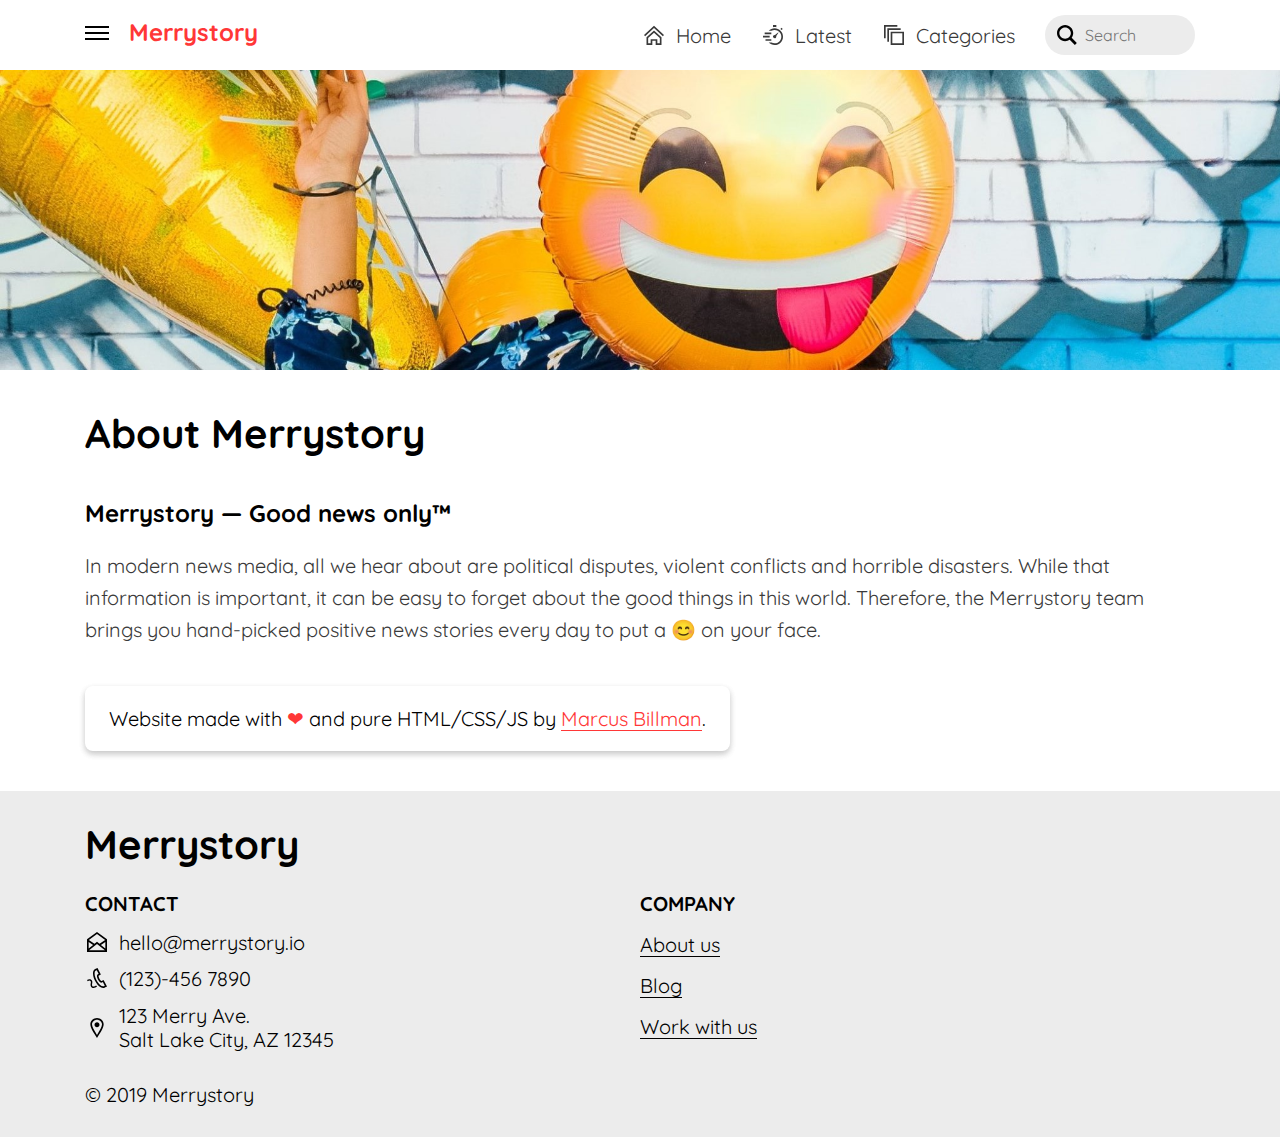
<file: about.html>
<!DOCTYPE html>
<html lang="en">
    <head>
        <meta charset="UTF-8" />
        <meta name="viewport" content="width=device-width, initial-scale=1.0" />
        <meta http-equiv="X-UA-Compatible" content="ie=edge" />
        <title>About &mdash; Merrystory</title>
        <link
            href="https://fonts.googleapis.com/css?family=Quicksand:300,400,700&display=swap"
            rel="stylesheet"
        />
        <link rel="stylesheet" href="styles/main.css" />
    </head>
    <body>
        <div class="navbar">
            <div class="container navbar__wrapper">
                <div class="navbar__left">
                    <div
                        class="hamburger-icon"
                        id="hamburger-icon"
                        tabindex="1"
                        onclick="toggleMenu()"
                    >
                        <div
                            class="hamburger-icon__line hamburger-icon__line-1"
                            id="hamburger-icon__line-1"
                        ></div>
                        <div
                            class="hamburger-icon__line hamburger-icon__line-2"
                            id="hamburger-icon__line-2"
                        ></div>
                        <div
                            class="hamburger-icon__line hamburger-icon__line-3"
                            id="hamburger-icon__line-3"
                        ></div>
                    </div>
                    <a
                        href="index.html"
                        class="navbar__logo a--no-decoration"
                        id="logo"
                        >Merrystory</a
                    >
                </div>
                <div class="navbar__right">
                    <a href="index.html" class="navbar__link a--no-decoration">
                        <div class="icon-text">
                            <svg
                                class="icon icon-text__icon"
                                xmlns="http://www.w3.org/2000/svg"
                                width="24"
                                height="24"
                                viewBox="0 0 24 24"
                            >
                                <path
                                    d="M12 9.185l7 6.514v6.301h-3v-5h-8v5h-3v-6.301l7-6.514zm0-2.732l-9 8.375v9.172h7v-5h4v5h7v-9.172l-9-8.375zm12 5.695l-12-11.148-12 11.133 1.361 1.465 10.639-9.868 10.639 9.883 1.361-1.465z"
                                />
                            </svg>
                            <span class="icon-text__text navbar__text"
                                >Home</span
                            >
                        </div>
                    </a>
                    <a href="#" class="navbar__link a--no-decoration"
                        ><div class="icon-text">
                            <svg
                                class="icon icon-text__icon"
                                xmlns="http://www.w3.org/2000/svg"
                                width="24"
                                height="24"
                                viewBox="0 0 24 24"
                            >
                                <path
                                    d="M15.91 13.34l2.636-4.026-.454-.406-3.673 3.099c-.675-.138-1.402.068-1.894.618-.736.823-.665 2.088.159 2.824.824.736 2.088.665 2.824-.159.492-.55.615-1.295.402-1.95zm-3.91-10.646v-2.694h4v2.694c-1.439-.243-2.592-.238-4 0zm8.851 2.064l1.407-1.407 1.414 1.414-1.321 1.321c-.462-.484-.964-.927-1.5-1.328zm-18.851 4.242h8v2h-8v-2zm-2 4h8v2h-8v-2zm3 4h7v2h-7v-2zm21-3c0 5.523-4.477 10-10 10-2.79 0-5.3-1.155-7.111-3h3.28c1.138.631 2.439 1 3.831 1 4.411 0 8-3.589 8-8s-3.589-8-8-8c-1.392 0-2.693.369-3.831 1h-3.28c1.811-1.845 4.321-3 7.111-3 5.523 0 10 4.477 10 10z"
                                />
                            </svg>
                            <span class="icon-text__text navbar__text"
                                >Latest</span
                            >
                        </div></a
                    >
                    <a href="#" class="navbar__link a--no-decoration"
                        ><div class="icon-text">
                            <svg
                                class="icon icon-text__icon"
                                xmlns="http://www.w3.org/2000/svg"
                                width="24"
                                height="24"
                                viewBox="0 0 24 24"
                            >
                                <path
                                    d="M22 10v12h-12v-12h12zm2-2h-16v16h16v-16zm-20-4v16h2v-14h14v-2h-16zm-4-4v16h2v-14h14v-2h-16z"
                                />
                            </svg>
                            <span class="icon-text__text navbar__text"
                                >Categories</span
                            >
                        </div></a
                    >
                    <div class="navbar__search-wrapper">
                        <svg
                            class="icon navbar__search-icon"
                            xmlns="http://www.w3.org/2000/svg"
                            width="24"
                            height="24"
                            viewBox="0 0 24 24"
                        >
                            <path
                                d="M23.809 21.646l-6.205-6.205c1.167-1.605 1.857-3.579 1.857-5.711 0-5.365-4.365-9.73-9.731-9.73-5.365 0-9.73 4.365-9.73 9.73 0 5.366 4.365 9.73 9.73 9.73 2.034 0 3.923-.627 5.487-1.698l6.238 6.238 2.354-2.354zm-20.955-11.916c0-3.792 3.085-6.877 6.877-6.877s6.877 3.085 6.877 6.877-3.085 6.877-6.877 6.877c-3.793 0-6.877-3.085-6.877-6.877z"
                            />
                        </svg>
                        <input
                            class="navbar__search-bar"
                            type="text"
                            placeholder="Search"
                        />
                    </div>
                </div>
            </div>
            <div class="menu" id="menu">
                <div class="container menu__wrapper">
                    <div class="flex-column">
                        <h3>Menu</h3>
                        <div class="margin"></div>
                        <a
                            href="index.html"
                            class="menu__link a--no-decoration"
                        >
                            <div class="icon-text">
                                <svg
                                    class="icon icon-text__icon"
                                    xmlns="http://www.w3.org/2000/svg"
                                    width="24"
                                    height="24"
                                    viewBox="0 0 24 24"
                                >
                                    <path
                                        d="M12 9.185l7 6.514v6.301h-3v-5h-8v5h-3v-6.301l7-6.514zm0-2.732l-9 8.375v9.172h7v-5h4v5h7v-9.172l-9-8.375zm12 5.695l-12-11.148-12 11.133 1.361 1.465 10.639-9.868 10.639 9.883 1.361-1.465z"
                                    />
                                </svg>
                                <span class="icon-text__text">Home</span>
                            </div>
                        </a>
                        <a href="#" class="menu__link a--no-decoration"
                            ><div class="icon-text">
                                <svg
                                    class="icon icon-text__icon"
                                    xmlns="http://www.w3.org/2000/svg"
                                    width="24"
                                    height="24"
                                    viewBox="0 0 24 24"
                                >
                                    <path
                                        d="M15.91 13.34l2.636-4.026-.454-.406-3.673 3.099c-.675-.138-1.402.068-1.894.618-.736.823-.665 2.088.159 2.824.824.736 2.088.665 2.824-.159.492-.55.615-1.295.402-1.95zm-3.91-10.646v-2.694h4v2.694c-1.439-.243-2.592-.238-4 0zm8.851 2.064l1.407-1.407 1.414 1.414-1.321 1.321c-.462-.484-.964-.927-1.5-1.328zm-18.851 4.242h8v2h-8v-2zm-2 4h8v2h-8v-2zm3 4h7v2h-7v-2zm21-3c0 5.523-4.477 10-10 10-2.79 0-5.3-1.155-7.111-3h3.28c1.138.631 2.439 1 3.831 1 4.411 0 8-3.589 8-8s-3.589-8-8-8c-1.392 0-2.693.369-3.831 1h-3.28c1.811-1.845 4.321-3 7.111-3 5.523 0 10 4.477 10 10z"
                                    />
                                </svg>
                                <span class="icon-text__text">Latest</span>
                            </div></a
                        >
                        <a href="#" class="menu__link a--no-decoration"
                            ><div class="icon-text">
                                <svg
                                    class="icon icon-text__icon"
                                    xmlns="http://www.w3.org/2000/svg"
                                    width="24"
                                    height="24"
                                    viewBox="0 0 24 24"
                                >
                                    <path
                                        d="M22 10v12h-12v-12h12zm2-2h-16v16h16v-16zm-20-4v16h2v-14h14v-2h-16zm-4-4v16h2v-14h14v-2h-16z"
                                    />
                                </svg>
                                <span class="icon-text__text">Categories</span>
                            </div></a
                        >
                    </div>
                    <div class="flex-column">
                        <h3>Company</h3>
                        <div class="margin"></div>
                        <a href="#" class="menu__link a--no-decoration"
                            ><div class="icon-text">
                                <svg
                                    class="icon icon-text__icon"
                                    xmlns="http://www.w3.org/2000/svg"
                                    width="24"
                                    height="24"
                                    viewBox="0 0 24 24"
                                >
                                    <path
                                        d="M2.001 9.352c0 1.873.849 2.943 1.683 3.943.031 1 .085 1.668-.333 3.183 1.748-.558 2.038-.778 3.008-1.374 1 .244 1.474.381 2.611.491-.094.708-.081 1.275.055 2.023-.752-.06-1.528-.178-2.33-.374-1.397.857-4.481 1.725-6.649 2.115.811-1.595 1.708-3.785 1.661-5.312-1.09-1.305-1.705-2.984-1.705-4.695-.001-4.826 4.718-8.352 9.999-8.352 5.237 0 9.977 3.484 9.998 8.318-.644-.175-1.322-.277-2.021-.314-.229-3.34-3.713-6.004-7.977-6.004-4.411 0-8 2.85-8 6.352zm20.883 10.169c-.029 1.001.558 2.435 1.088 3.479-1.419-.258-3.438-.824-4.352-1.385-.772.188-1.514.274-2.213.274-3.865 0-6.498-2.643-6.498-5.442 0-3.174 3.11-5.467 6.546-5.467 3.457 0 6.546 2.309 6.546 5.467 0 1.12-.403 2.221-1.117 3.074zm-7.563-3.021c0-.453-.368-.82-.82-.82s-.82.367-.82.82.368.82.82.82.82-.367.82-.82zm3 0c0-.453-.368-.82-.82-.82s-.82.367-.82.82.368.82.82.82.82-.367.82-.82zm3 0c0-.453-.368-.82-.82-.82s-.82.367-.82.82.368.82.82.82.82-.367.82-.82z"
                                    />
                                </svg>
                                <span class="icon-text__text"
                                    >Contact & support</span
                                >
                            </div></a
                        >
                        <a href="about.html" class="menu__link a--no-decoration"
                            ><div class="icon-text">
                                <svg
                                    class="icon icon-text__icon"
                                    xmlns="http://www.w3.org/2000/svg"
                                    width="24"
                                    height="24"
                                    viewBox="0 0 24 24"
                                >
                                    <path
                                        d="M10.644 17.08c2.866-.662 4.539-1.241 3.246-3.682-3.932-7.427-1.042-11.398 3.111-11.398 4.235 0 7.054 4.124 3.11 11.398-1.332 2.455.437 3.034 3.242 3.682 2.483.574 2.647 1.787 2.647 3.889v1.031h-18c0-2.745-.22-4.258 2.644-4.92zm-12.644 4.92h7.809c-.035-8.177 3.436-5.313 3.436-11.127 0-2.511-1.639-3.873-3.748-3.873-3.115 0-5.282 2.979-2.333 8.549.969 1.83-1.031 2.265-3.181 2.761-1.862.43-1.983 1.34-1.983 2.917v.773z"
                                    />
                                </svg>
                                <span class="icon-text__text">About us</span>
                            </div></a
                        >
                    </div>
                </div>
            </div>
            <div
                class="dim-overlay"
                id="dim-overlay"
                onclick="closeMenu()"
            ></div>
        </div>
        <main>
            <div class="hero">
                <img class="hero__image" src="images/about.jpg" alt="" />
            </div>
            <div class="container">
                <section>
                    <h1>
                        About Merrystory
                    </h1>
                </section>
                <section>
                    <h2>
                        Merrystory &mdash; Good news only&trade;
                    </h2>
                    <p>
                        In modern news media, all we hear about are political
                        disputes, violent conflicts and horrible disasters.
                        While that information is important, it can be easy to
                        forget about the good things in this world. Therefore,
                        the Merrystory team brings you hand-picked positive news
                        stories every day to put a 😊 on your face.
                    </p>
                </section>
                <section>
                    <div class="info-box">
                        Website made with <span class="primary">❤</span> and
                        pure HTML/CSS/JS by
                        <a
                            href="https://github.com/marcusbillman"
                            target="_blank"
                            >Marcus Billman</a
                        >.
                    </div>
                </section>
            </div>
            <div class="footer">
                <div class="container">
                    <h1>Merrystory</h1>
                    <div class="footer__links">
                        <div class="flex-column">
                            <h3>CONTACT</h3>
                            <div class="margin"></div>
                            <a
                                href="mailto:hello@merrystory.io"
                                class="a--no-decoration black"
                            >
                                <div class="icon-text">
                                    <svg
                                        class="icon icon-text__icon"
                                        xmlns="http://www.w3.org/2000/svg"
                                        width="24"
                                        height="24"
                                        viewBox="0 0 24 24"
                                    >
                                        <path
                                            d="M11.99 0l-11.99 8.723v15.277h24v-15.277l-12.01-8.723zm.001 2.472l9.793 7.113-6.735 4.588-3.049-2.47-3.049 2.471-6.737-4.589 9.777-7.113zm-9.991 9.386l5.329 3.63-5.329 4.318v-7.948zm.474 10.142l9.526-7.723 9.526 7.723h-19.052zm19.526-2.194l-5.329-4.317 5.329-3.631v7.948z"
                                        />
                                    </svg>
                                    <span class="icon-text__text"
                                        >hello@merrystory.io</span
                                    >
                                </div>
                            </a>
                            <div class="margin"></div>
                            <a
                                href="tel:(123)-456 7890"
                                class="a--no-decoration black"
                            >
                                <div class="icon-text">
                                    <svg
                                        class="icon icon-text__icon"
                                        xmlns="http://www.w3.org/2000/svg"
                                        width="24"
                                        height="24"
                                        viewBox="0 0 24 24"
                                    >
                                        <path
                                            d="M9.762 1.322l2.843-1.322 4.041 7.89-2.725 1.341c-.537 1.259 2.159 6.289 3.297 6.372.09-.058 2.672-1.328 2.672-1.328l4.11 7.933s-2.764 1.354-2.854 1.396c-7.861 3.59-19.101-18.259-11.384-22.282zm1.929 1.274l-1.023.504c-5.293 2.762 4.178 21.185 9.648 18.686l.972-.474-2.271-4.383-1.026.5c-3.163 1.547-8.262-8.219-5.055-9.938l1.007-.497-2.252-4.398zm-.759 18.382c-1.474 1.442-3.914 1.708-4.604.522-.47-.809-.311-1.728-.127-2.793.201-1.161.429-2.478-.295-3.71-1.219-2.077-3.897-1.983-5.906-.671l.956 1.463c.829-.542 1.784-.775 2.493-.609 1.653.388 1.151 2.526 1.03 3.229-.212 1.223-.45 2.61.337 3.968 1.331 2.294 5.054 2.047 7.29-.091-.397-.407-.789-.84-1.174-1.308z"
                                        />
                                    </svg>
                                    <span class="icon-text__text"
                                        >(123)-456 7890</span
                                    >
                                </div>
                            </a>
                            <div class="margin"></div>
                            <a
                                href="https://maps.google.com"
                                class="a--no-decoration black"
                            >
                                <div class="icon-text">
                                    <svg
                                        class="icon icon-text__icon"
                                        xmlns="http://www.w3.org/2000/svg"
                                        width="24"
                                        height="24"
                                        viewBox="0 0 24 24"
                                    >
                                        <path
                                            d="M12 2c3.196 0 6 2.618 6 5.602 0 3.093-2.493 7.132-6 12.661-3.507-5.529-6-9.568-6-12.661 0-2.984 2.804-5.602 6-5.602m0-2c-4.198 0-8 3.403-8 7.602 0 4.198 3.469 9.21 8 16.398 4.531-7.188 8-12.2 8-16.398 0-4.199-3.801-7.602-8-7.602zm0 11c-1.657 0-3-1.343-3-3s1.343-3 3-3 3 1.343 3 3-1.343 3-3 3z"
                                        />
                                    </svg>
                                    <span
                                        class="icon-text__text icon-text__text--multiline"
                                        >123 Merry Ave.<br />Salt Lake City, AZ
                                        12345</span
                                    >
                                </div>
                            </a>
                        </div>
                        <div class="flex-column">
                            <h3>COMPANY</h3>
                            <div class="margin"></div>
                            <a href="about.html" class="black">About us</a>
                            <div class="margin"></div>
                            <a href="#" class="black">Blog</a>
                            <div class="margin"></div>
                            <a href="#" class="black">Work with us</a>
                        </div>
                    </div>
                    <span>&copy; 2019 Merrystory</span>
                </div>
            </div>
        </main>
    </body>
    <script src="js/app.js"></script>
</html>
</file>
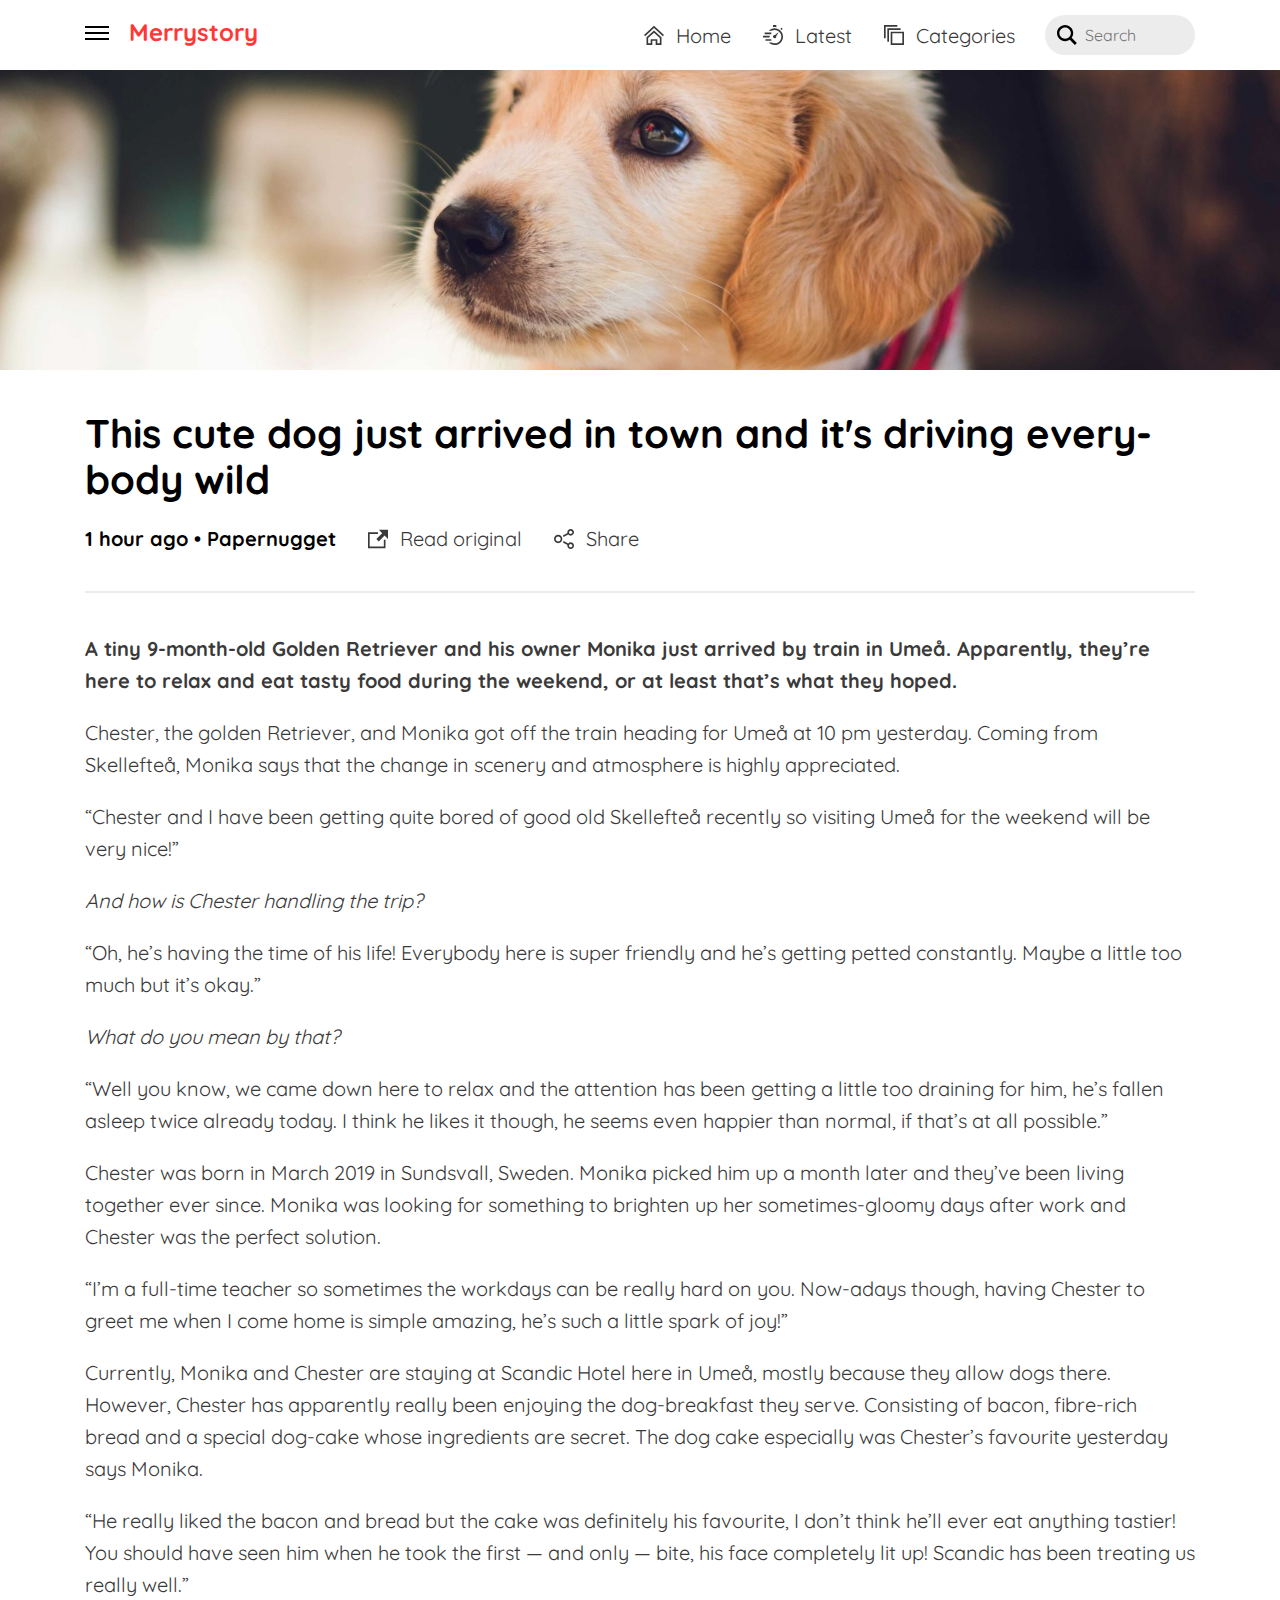
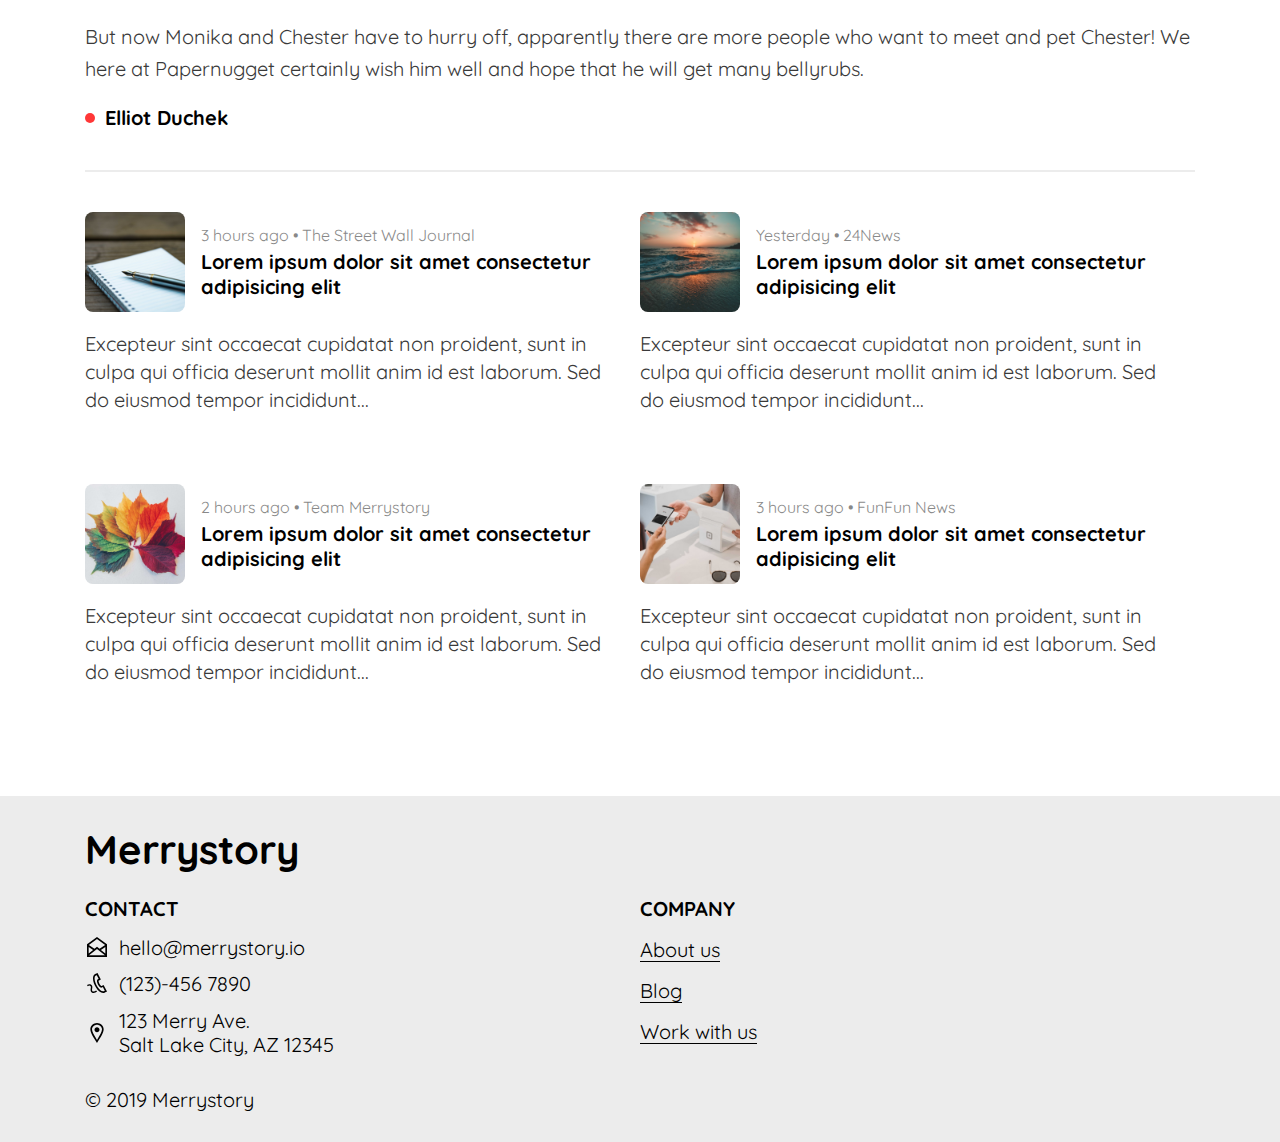
<file: article.html>
<!DOCTYPE html>
<html lang="en">
    <head>
        <meta charset="UTF-8" />
        <meta name="viewport" content="width=device-width, initial-scale=1.0" />
        <meta http-equiv="X-UA-Compatible" content="ie=edge" />
        <title>
            This cute dog just arrived in town and it's driving everybody wild
            &mdash; Merrystory
        </title>
        <link
            href="https://fonts.googleapis.com/css?family=Quicksand:300,400,700&display=swap"
            rel="stylesheet"
        />
        <link rel="stylesheet" href="styles/main.css" />
    </head>
    <body>
        <div class="navbar">
            <div class="container navbar__wrapper">
                <div class="navbar__left">
                    <div
                        class="hamburger-icon"
                        id="hamburger-icon"
                        tabindex="1"
                        onclick="toggleMenu()"
                    >
                        <div
                            class="hamburger-icon__line hamburger-icon__line-1"
                            id="hamburger-icon__line-1"
                        ></div>
                        <div
                            class="hamburger-icon__line hamburger-icon__line-2"
                            id="hamburger-icon__line-2"
                        ></div>
                        <div
                            class="hamburger-icon__line hamburger-icon__line-3"
                            id="hamburger-icon__line-3"
                        ></div>
                    </div>
                    <a
                        href="index.html"
                        class="navbar__logo a--no-decoration"
                        id="logo"
                        >Merrystory</a
                    >
                    <span class="navbar__logo-overlay" id="logo-overlay"
                        >Merrystory</span
                    >
                </div>
                <div class="navbar__right">
                    <a href="index.html" class="navbar__link a--no-decoration">
                        <div class="icon-text">
                            <svg
                                class="icon icon-text__icon"
                                xmlns="http://www.w3.org/2000/svg"
                                width="24"
                                height="24"
                                viewBox="0 0 24 24"
                            >
                                <path
                                    d="M12 9.185l7 6.514v6.301h-3v-5h-8v5h-3v-6.301l7-6.514zm0-2.732l-9 8.375v9.172h7v-5h4v5h7v-9.172l-9-8.375zm12 5.695l-12-11.148-12 11.133 1.361 1.465 10.639-9.868 10.639 9.883 1.361-1.465z"
                                />
                            </svg>
                            <span class="icon-text__text navbar__text"
                                >Home</span
                            >
                        </div>
                    </a>
                    <a href="#" class="navbar__link a--no-decoration"
                        ><div class="icon-text">
                            <svg
                                class="icon icon-text__icon"
                                xmlns="http://www.w3.org/2000/svg"
                                width="24"
                                height="24"
                                viewBox="0 0 24 24"
                            >
                                <path
                                    d="M15.91 13.34l2.636-4.026-.454-.406-3.673 3.099c-.675-.138-1.402.068-1.894.618-.736.823-.665 2.088.159 2.824.824.736 2.088.665 2.824-.159.492-.55.615-1.295.402-1.95zm-3.91-10.646v-2.694h4v2.694c-1.439-.243-2.592-.238-4 0zm8.851 2.064l1.407-1.407 1.414 1.414-1.321 1.321c-.462-.484-.964-.927-1.5-1.328zm-18.851 4.242h8v2h-8v-2zm-2 4h8v2h-8v-2zm3 4h7v2h-7v-2zm21-3c0 5.523-4.477 10-10 10-2.79 0-5.3-1.155-7.111-3h3.28c1.138.631 2.439 1 3.831 1 4.411 0 8-3.589 8-8s-3.589-8-8-8c-1.392 0-2.693.369-3.831 1h-3.28c1.811-1.845 4.321-3 7.111-3 5.523 0 10 4.477 10 10z"
                                />
                            </svg>
                            <span class="icon-text__text navbar__text"
                                >Latest</span
                            >
                        </div></a
                    >
                    <a href="#" class="navbar__link a--no-decoration"
                        ><div class="icon-text">
                            <svg
                                class="icon icon-text__icon"
                                xmlns="http://www.w3.org/2000/svg"
                                width="24"
                                height="24"
                                viewBox="0 0 24 24"
                            >
                                <path
                                    d="M22 10v12h-12v-12h12zm2-2h-16v16h16v-16zm-20-4v16h2v-14h14v-2h-16zm-4-4v16h2v-14h14v-2h-16z"
                                />
                            </svg>
                            <span class="icon-text__text navbar__text"
                                >Categories</span
                            >
                        </div></a
                    >
                    <div class="navbar__search-wrapper">
                        <svg
                            class="icon navbar__search-icon"
                            xmlns="http://www.w3.org/2000/svg"
                            width="24"
                            height="24"
                            viewBox="0 0 24 24"
                        >
                            <path
                                d="M23.809 21.646l-6.205-6.205c1.167-1.605 1.857-3.579 1.857-5.711 0-5.365-4.365-9.73-9.731-9.73-5.365 0-9.73 4.365-9.73 9.73 0 5.366 4.365 9.73 9.73 9.73 2.034 0 3.923-.627 5.487-1.698l6.238 6.238 2.354-2.354zm-20.955-11.916c0-3.792 3.085-6.877 6.877-6.877s6.877 3.085 6.877 6.877-3.085 6.877-6.877 6.877c-3.793 0-6.877-3.085-6.877-6.877z"
                            />
                        </svg>
                        <input
                            class="navbar__search-bar"
                            type="text"
                            placeholder="Search"
                        />
                    </div>
                </div>
            </div>
            <div class="menu" id="menu">
                <div class="container menu__wrapper">
                    <div class="flex-column">
                        <h3>Menu</h3>
                        <div class="margin"></div>
                        <a
                            href="index.html"
                            class="menu__link a--no-decoration"
                        >
                            <div class="icon-text">
                                <svg
                                    class="icon icon-text__icon"
                                    xmlns="http://www.w3.org/2000/svg"
                                    width="24"
                                    height="24"
                                    viewBox="0 0 24 24"
                                >
                                    <path
                                        d="M12 9.185l7 6.514v6.301h-3v-5h-8v5h-3v-6.301l7-6.514zm0-2.732l-9 8.375v9.172h7v-5h4v5h7v-9.172l-9-8.375zm12 5.695l-12-11.148-12 11.133 1.361 1.465 10.639-9.868 10.639 9.883 1.361-1.465z"
                                    />
                                </svg>
                                <span class="icon-text__text">Home</span>
                            </div>
                        </a>
                        <a href="#" class="menu__link a--no-decoration"
                            ><div class="icon-text">
                                <svg
                                    class="icon icon-text__icon"
                                    xmlns="http://www.w3.org/2000/svg"
                                    width="24"
                                    height="24"
                                    viewBox="0 0 24 24"
                                >
                                    <path
                                        d="M15.91 13.34l2.636-4.026-.454-.406-3.673 3.099c-.675-.138-1.402.068-1.894.618-.736.823-.665 2.088.159 2.824.824.736 2.088.665 2.824-.159.492-.55.615-1.295.402-1.95zm-3.91-10.646v-2.694h4v2.694c-1.439-.243-2.592-.238-4 0zm8.851 2.064l1.407-1.407 1.414 1.414-1.321 1.321c-.462-.484-.964-.927-1.5-1.328zm-18.851 4.242h8v2h-8v-2zm-2 4h8v2h-8v-2zm3 4h7v2h-7v-2zm21-3c0 5.523-4.477 10-10 10-2.79 0-5.3-1.155-7.111-3h3.28c1.138.631 2.439 1 3.831 1 4.411 0 8-3.589 8-8s-3.589-8-8-8c-1.392 0-2.693.369-3.831 1h-3.28c1.811-1.845 4.321-3 7.111-3 5.523 0 10 4.477 10 10z"
                                    />
                                </svg>
                                <span class="icon-text__text">Latest</span>
                            </div></a
                        >
                        <a href="#" class="menu__link a--no-decoration"
                            ><div class="icon-text">
                                <svg
                                    class="icon icon-text__icon"
                                    xmlns="http://www.w3.org/2000/svg"
                                    width="24"
                                    height="24"
                                    viewBox="0 0 24 24"
                                >
                                    <path
                                        d="M22 10v12h-12v-12h12zm2-2h-16v16h16v-16zm-20-4v16h2v-14h14v-2h-16zm-4-4v16h2v-14h14v-2h-16z"
                                    />
                                </svg>
                                <span class="icon-text__text">Categories</span>
                            </div></a
                        >
                    </div>
                    <div class="flex-column">
                        <h3>Company</h3>
                        <div class="margin"></div>
                        <a href="#" class="menu__link a--no-decoration"
                            ><div class="icon-text">
                                <svg
                                    class="icon icon-text__icon"
                                    xmlns="http://www.w3.org/2000/svg"
                                    width="24"
                                    height="24"
                                    viewBox="0 0 24 24"
                                >
                                    <path
                                        d="M2.001 9.352c0 1.873.849 2.943 1.683 3.943.031 1 .085 1.668-.333 3.183 1.748-.558 2.038-.778 3.008-1.374 1 .244 1.474.381 2.611.491-.094.708-.081 1.275.055 2.023-.752-.06-1.528-.178-2.33-.374-1.397.857-4.481 1.725-6.649 2.115.811-1.595 1.708-3.785 1.661-5.312-1.09-1.305-1.705-2.984-1.705-4.695-.001-4.826 4.718-8.352 9.999-8.352 5.237 0 9.977 3.484 9.998 8.318-.644-.175-1.322-.277-2.021-.314-.229-3.34-3.713-6.004-7.977-6.004-4.411 0-8 2.85-8 6.352zm20.883 10.169c-.029 1.001.558 2.435 1.088 3.479-1.419-.258-3.438-.824-4.352-1.385-.772.188-1.514.274-2.213.274-3.865 0-6.498-2.643-6.498-5.442 0-3.174 3.11-5.467 6.546-5.467 3.457 0 6.546 2.309 6.546 5.467 0 1.12-.403 2.221-1.117 3.074zm-7.563-3.021c0-.453-.368-.82-.82-.82s-.82.367-.82.82.368.82.82.82.82-.367.82-.82zm3 0c0-.453-.368-.82-.82-.82s-.82.367-.82.82.368.82.82.82.82-.367.82-.82zm3 0c0-.453-.368-.82-.82-.82s-.82.367-.82.82.368.82.82.82.82-.367.82-.82z"
                                    />
                                </svg>
                                <span class="icon-text__text"
                                    >Contact & support</span
                                >
                            </div></a
                        >
                        <a href="about.html" class="menu__link a--no-decoration"
                            ><div class="icon-text">
                                <svg
                                    class="icon icon-text__icon"
                                    xmlns="http://www.w3.org/2000/svg"
                                    width="24"
                                    height="24"
                                    viewBox="0 0 24 24"
                                >
                                    <path
                                        d="M10.644 17.08c2.866-.662 4.539-1.241 3.246-3.682-3.932-7.427-1.042-11.398 3.111-11.398 4.235 0 7.054 4.124 3.11 11.398-1.332 2.455.437 3.034 3.242 3.682 2.483.574 2.647 1.787 2.647 3.889v1.031h-18c0-2.745-.22-4.258 2.644-4.92zm-12.644 4.92h7.809c-.035-8.177 3.436-5.313 3.436-11.127 0-2.511-1.639-3.873-3.748-3.873-3.115 0-5.282 2.979-2.333 8.549.969 1.83-1.031 2.265-3.181 2.761-1.862.43-1.983 1.34-1.983 2.917v.773z"
                                    />
                                </svg>
                                <span class="icon-text__text">About us</span>
                            </div></a
                        >
                    </div>
                </div>
            </div>
            <div
                class="dim-overlay"
                id="dim-overlay"
                onclick="closeMenu()"
            ></div>
        </div>
        <main>
            <div class="hero">
                <img class="hero__image" src="images/article1.jpg" alt="" />
            </div>
            <div class="container">
                <section>
                    <h1>
                        This cute dog just arrived in town and it's driving
                        everybody wild
                    </h1>
                    <div class="article-toolbar">
                        <h3>
                            1 hour ago &bull; Papernugget
                        </h3>
                        <a
                            href="https://elloot.github.io/nyhetssajt/article.html"
                            target="_blank"
                            class="article-toolbar__link a--no-decoration"
                        >
                            <div class="icon-text">
                                <svg
                                    class="icon icon-text__icon"
                                    xmlns="http://www.w3.org/2000/svg"
                                    width="24"
                                    height="24"
                                    viewBox="0 0 24 24"
                                >
                                    <path
                                        d="M21 13v10h-21v-19h12v2h-10v15h17v-8h2zm3-12h-10.988l4.035 4-6.977 7.07 2.828 2.828 6.977-7.07 4.125 4.172v-11z"
                                    />
                                </svg>
                                <span class="icon-text__text"
                                    >Read original</span
                                >
                            </div>
                        </a>
                        <a
                            href="#"
                            class="article-toolbar__link a--no-decoration"
                        >
                            <div class="icon-text">
                                <svg
                                    class="icon icon-text__icon"
                                    xmlns="http://www.w3.org/2000/svg"
                                    width="24"
                                    height="24"
                                    viewBox="0 0 24 24"
                                >
                                    <path
                                        d="M5 9c1.654 0 3 1.346 3 3s-1.346 3-3 3-3-1.346-3-3 1.346-3 3-3zm0-2c-2.762 0-5 2.239-5 5s2.238 5 5 5 5-2.239 5-5-2.238-5-5-5zm15 9c-1.165 0-2.204.506-2.935 1.301l-5.488-2.927c-.23.636-.549 1.229-.944 1.764l5.488 2.927c-.072.301-.121.611-.121.935 0 2.209 1.791 4 4 4s4-1.791 4-4-1.791-4-4-4zm0 6c-1.103 0-2-.897-2-2s.897-2 2-2 2 .897 2 2-.897 2-2 2zm0-22c-2.209 0-4 1.791-4 4 0 .324.049.634.121.935l-5.488 2.927c.395.536.713 1.128.944 1.764l5.488-2.927c.731.795 1.77 1.301 2.935 1.301 2.209 0 4-1.791 4-4s-1.791-4-4-4zm0 6c-1.103 0-2-.897-2-2s.897-2 2-2 2 .897 2 2-.897 2-2 2z"
                                    />
                                </svg>
                                <span class="icon-text__text">Share</span>
                            </div>
                        </a>
                    </div>
                </section>
                <div class="separator"></div>
                <section id="article">
                    <p>
                        <strong>
                            A tiny 9-month-old Golden Retriever and his owner
                            Monika just arrived by train in Umeå. Apparently,
                            they’re here to relax and eat tasty food during the
                            weekend, or at least that’s what they hoped.
                        </strong>
                    </p>
                    <p>
                        Chester, the golden Retriever, and Monika got off the
                        train heading for Umeå at 10 pm yesterday. Coming from
                        Skellefteå, Monika says that the change in scenery and
                        atmosphere is highly appreciated.
                    </p>
                    <p>
                        “Chester and I have been getting quite bored of good old
                        Skellefteå recently so visiting Umeå for the weekend
                        will be very nice!”
                    </p>
                    <p>
                        <em>
                            And how is Chester handling the trip?
                        </em>
                    </p>
                    <p>
                        “Oh, he’s having the time of his life! Everybody here is
                        super friendly and he’s getting petted constantly. Maybe
                        a little too much but it’s okay.”
                    </p>
                    <p>
                        <em>
                            What do you mean by that?
                        </em>
                    </p>
                    <p>
                        “Well you know, we came down here to relax and the
                        attention has been getting a little too draining for
                        him, he’s fallen asleep twice already today. I think he
                        likes it though, he seems even happier than normal, if
                        that’s at all possible.”
                    </p>
                    <p>
                        Chester was born in March 2019 in Sundsvall, Sweden.
                        Monika picked him up a month later and they’ve been
                        living together ever since. Monika was looking for
                        something to brighten up her sometimes-gloomy days after
                        work and Chester was the perfect solution.
                    </p>
                    <p>
                        “I’m a full-time teacher so sometimes the workdays can
                        be really hard on you. Now-adays though, having Chester
                        to greet me when I come home is simple amazing, he’s
                        such a little spark of joy!”
                    </p>
                    <p>
                        Currently, Monika and Chester are staying at Scandic
                        Hotel here in Umeå, mostly because they allow dogs
                        there. However, Chester has apparently really been
                        enjoying the dog-breakfast they serve. Consisting of
                        bacon, fibre-rich bread and a special dog-cake whose
                        ingredients are secret. The dog cake especially was
                        Chester’s favourite yesterday says Monika.
                    </p>
                    <p>
                        “He really liked the bacon and bread but the cake was
                        definitely his favourite, I don’t think he’ll ever eat
                        anything tastier! You should have seen him when he took
                        the first &mdash; and only &mdash; bite, his face
                        completely lit up! Scandic has been treating us really
                        well.”
                    </p>
                    <p>
                        But now Monika and Chester have to hurry off, apparently
                        there are more people who want to meet and pet Chester!
                        We here at Papernugget certainly wish him well and hope
                        that he will get many bellyrubs.
                    </p>
                    <div class="author">
                        <div class="dot"></div>
                        <h3>
                            Elliot Duchek
                        </h3>
                    </div>
                </section>
                <div class="separator"></div>
                <section>
                    <div class="feed">
                        <div class="teaser">
                            <a href="#" class="a--no-decoration">
                                <div class="teaser__header">
                                    <img
                                        class="teaser__image"
                                        src="images/article5.jpg"
                                        alt=""
                                    />
                                    <div class="teaser__header-text">
                                        <span class="teaser__data">
                                            3 hours ago &bull; The Street Wall
                                            Journal
                                        </span>
                                        <h3 class="teaser__title">
                                            Lorem ipsum dolor sit amet
                                            consectetur adipisicing elit
                                        </h3>
                                    </div>
                                </div>
                            </a>
                            <p class="teaser__body">
                                Excepteur sint occaecat cupidatat non proident,
                                sunt in culpa qui officia deserunt mollit anim
                                id est laborum. Sed do eiusmod tempor
                                incididunt...
                            </p>
                        </div>
                        <div class="teaser">
                            <a href="#" class="a--no-decoration">
                                <div class="teaser__header">
                                    <img
                                        class="teaser__image"
                                        src="images/article6.jpg"
                                        alt=""
                                    />
                                    <div class="teaser__header-text">
                                        <span class="teaser__data">
                                            Yesterday &bull; 24News
                                        </span>
                                        <h3 class="teaser__title">
                                            Lorem ipsum dolor sit amet
                                            consectetur adipisicing elit
                                        </h3>
                                    </div>
                                </div>
                            </a>
                            <p class="teaser__body">
                                Excepteur sint occaecat cupidatat non proident,
                                sunt in culpa qui officia deserunt mollit anim
                                id est laborum. Sed do eiusmod tempor
                                incididunt...
                            </p>
                        </div>
                        <div class="teaser">
                            <a href="#" class="a--no-decoration">
                                <div class="teaser__header">
                                    <img
                                        class="teaser__image"
                                        src="images/article7.jpg"
                                        alt=""
                                    />
                                    <div class="teaser__header-text">
                                        <span class="teaser__data">
                                            2 hours ago &bull; Team Merrystory
                                        </span>
                                        <h3 class="teaser__title">
                                            Lorem ipsum dolor sit amet
                                            consectetur adipisicing elit
                                        </h3>
                                    </div>
                                </div>
                            </a>
                            <p class="teaser__body">
                                Excepteur sint occaecat cupidatat non proident,
                                sunt in culpa qui officia deserunt mollit anim
                                id est laborum. Sed do eiusmod tempor
                                incididunt...
                            </p>
                        </div>
                        <div class="teaser">
                            <a href="#" class="a--no-decoration">
                                <div class="teaser__header">
                                    <img
                                        class="teaser__image"
                                        src="images/article8.jpg"
                                        alt=""
                                    />
                                    <div class="teaser__header-text">
                                        <span class="teaser__data">
                                            3 hours ago &bull; FunFun News
                                        </span>
                                        <h3 class="teaser__title">
                                            Lorem ipsum dolor sit amet
                                            consectetur adipisicing elit
                                        </h3>
                                    </div>
                                </div>
                            </a>
                            <p class="teaser__body">
                                Excepteur sint occaecat cupidatat non proident,
                                sunt in culpa qui officia deserunt mollit anim
                                id est laborum. Sed do eiusmod tempor
                                incididunt...
                            </p>
                        </div>
                    </div>
                </section>
            </div>
            <div class="footer">
                <div class="container">
                    <h1>Merrystory</h1>
                    <div class="footer__links">
                        <div class="flex-column">
                            <h3>CONTACT</h3>
                            <div class="margin"></div>
                            <a
                                href="mailto:hello@merrystory.io"
                                class="a--no-decoration black"
                            >
                                <div class="icon-text">
                                    <svg
                                        class="icon icon-text__icon"
                                        xmlns="http://www.w3.org/2000/svg"
                                        width="24"
                                        height="24"
                                        viewBox="0 0 24 24"
                                    >
                                        <path
                                            d="M11.99 0l-11.99 8.723v15.277h24v-15.277l-12.01-8.723zm.001 2.472l9.793 7.113-6.735 4.588-3.049-2.47-3.049 2.471-6.737-4.589 9.777-7.113zm-9.991 9.386l5.329 3.63-5.329 4.318v-7.948zm.474 10.142l9.526-7.723 9.526 7.723h-19.052zm19.526-2.194l-5.329-4.317 5.329-3.631v7.948z"
                                        />
                                    </svg>
                                    <span class="icon-text__text"
                                        >hello@merrystory.io</span
                                    >
                                </div>
                            </a>
                            <div class="margin"></div>
                            <a
                                href="tel:(123)-456 7890"
                                class="a--no-decoration black"
                            >
                                <div class="icon-text">
                                    <svg
                                        class="icon icon-text__icon"
                                        xmlns="http://www.w3.org/2000/svg"
                                        width="24"
                                        height="24"
                                        viewBox="0 0 24 24"
                                    >
                                        <path
                                            d="M9.762 1.322l2.843-1.322 4.041 7.89-2.725 1.341c-.537 1.259 2.159 6.289 3.297 6.372.09-.058 2.672-1.328 2.672-1.328l4.11 7.933s-2.764 1.354-2.854 1.396c-7.861 3.59-19.101-18.259-11.384-22.282zm1.929 1.274l-1.023.504c-5.293 2.762 4.178 21.185 9.648 18.686l.972-.474-2.271-4.383-1.026.5c-3.163 1.547-8.262-8.219-5.055-9.938l1.007-.497-2.252-4.398zm-.759 18.382c-1.474 1.442-3.914 1.708-4.604.522-.47-.809-.311-1.728-.127-2.793.201-1.161.429-2.478-.295-3.71-1.219-2.077-3.897-1.983-5.906-.671l.956 1.463c.829-.542 1.784-.775 2.493-.609 1.653.388 1.151 2.526 1.03 3.229-.212 1.223-.45 2.61.337 3.968 1.331 2.294 5.054 2.047 7.29-.091-.397-.407-.789-.84-1.174-1.308z"
                                        />
                                    </svg>
                                    <span class="icon-text__text"
                                        >(123)-456 7890</span
                                    >
                                </div>
                            </a>
                            <div class="margin"></div>
                            <a
                                href="https://maps.google.com"
                                class="a--no-decoration black"
                            >
                                <div class="icon-text">
                                    <svg
                                        class="icon icon-text__icon"
                                        xmlns="http://www.w3.org/2000/svg"
                                        width="24"
                                        height="24"
                                        viewBox="0 0 24 24"
                                    >
                                        <path
                                            d="M12 2c3.196 0 6 2.618 6 5.602 0 3.093-2.493 7.132-6 12.661-3.507-5.529-6-9.568-6-12.661 0-2.984 2.804-5.602 6-5.602m0-2c-4.198 0-8 3.403-8 7.602 0 4.198 3.469 9.21 8 16.398 4.531-7.188 8-12.2 8-16.398 0-4.199-3.801-7.602-8-7.602zm0 11c-1.657 0-3-1.343-3-3s1.343-3 3-3 3 1.343 3 3-1.343 3-3 3z"
                                        />
                                    </svg>
                                    <span
                                        class="icon-text__text icon-text__text--multiline"
                                        >123 Merry Ave.<br />Salt Lake City, AZ
                                        12345</span
                                    >
                                </div>
                            </a>
                        </div>
                        <div class="flex-column">
                            <h3>COMPANY</h3>
                            <div class="margin"></div>
                            <a href="about.html" class="black">About us</a>
                            <div class="margin"></div>
                            <a href="#" class="black">Blog</a>
                            <div class="margin"></div>
                            <a href="#" class="black">Work with us</a>
                        </div>
                    </div>
                    <span>&copy; 2019 Merrystory</span>
                </div>
            </div>
        </main>
    </body>
    <script src="js/app.js"></script>
</html>
</file>
<file: styles/main.css>
/* === DOM & MAIN CONTAINERS === */

* {
    margin: 0;
    padding: 0;
    box-sizing: border-box;
    list-style: none;
}

html {
    font-size: 62.5%;
    scroll-behavior: smooth;
    --color-primary: #ff3737;
    --color-secondary: #aa42ff;
    --color-light-grey: #ececec;
    --color-text: #3a3a3a;
}

body {
    font-family: "Quicksand", sans-serif;
    font-size: 2rem;
}

main {
    margin-top: 70px;
}

.container {
    width: 100%;
    max-width: none;
    margin: 0 auto;
    padding: 0 20px;
}

section {
    margin: 40px 0;
}

.greeting-section {
    margin-top: 100px;
}

.feed {
    display: flex;
    flex-direction: column;
    flex-wrap: wrap;
}

/* === TYPOGRAPHY === */

h1 {
    font-size: 3rem;
    font-weight: 700;
    hyphens: auto;
    color: black;
    margin-bottom: 2.4rem;
    line-height: 3.8rem;
}

h2 {
    font-size: 2.4rem;
    font-weight: 700;
    color: black;
    margin-top: 2rem;
    margin-bottom: 2rem;
    line-height: 3.4rem;
}

h3 {
    font-size: 2rem;
    font-weight: 700;
    color: black;
}

p {
    font-size: 2rem;
    color: var(--color-text);
    margin-bottom: 2rem;
    line-height: 3.2rem;
}

a {
    color: var(--color-primary);
    text-decoration: none;
    position: relative;
}

a:not(.a--no-decoration)::after {
    content: "";
    position: absolute;
    right: 0;
    bottom: 0;
    width: 100%;
    height: 0.1rem;
    background: currentColor;
    transition: width 0.2s ease;
}

a:not(.a--no-decoration):hover::after {
    width: 0;
}

.a--no-decoration {
    color: var(--color-text);
}

.primary {
    color: var(--color-primary);
}

.black {
    color: black;
}

/* === ICONS & ICON TEXT === */

.icon {
    height: 1em;
    display: block;
}

.icon--white {
    fill: white;
}

.icon-text {
    display: flex;
    align-items: center;
    transition: opacity 0.1s;
}

.icon-text:hover {
    opacity: 0.5;
}

.icon-text__text {
    line-height: 1.5rem;
    color: inherit;
    margin-left: 1rem;
}

.icon-text__icon {
    fill: currentColor;
}

.icon-text__text--multiline {
    line-height: 2.4rem;
}

/* === GENERAL === */

.section-heading {
    display: flex;
    justify-content: space-between;
    align-items: center;
    margin-bottom: 1.6rem;
}

.section-heading--link {
    transition: opacity 0.1s;
}

.section-heading--link:hover {
    opacity: 0.5;
}

.section-label {
    margin: 0;
    margin-right: 1rem;
}

.carousel {
    overflow: auto hidden;
    white-space: nowrap;
}

.carousel__wrapper {
    margin-left: 20px;
}

.flex-column {
    width: 100%;
    margin-bottom: 3rem;
}

.separator {
    height: 2px;
    background: var(--color-light-grey);
}

.margin {
    width: 16px;
    height: 16px;
}

/* === NAVBAR === */

.navbar {
    height: 70px;
    width: 100%;
    z-index: 1;
    position: fixed;
    top: 0;
}

.navbar__wrapper {
    height: 100%;
    background: white;
    display: flex;
    align-items: center;
    justify-content: space-between;
    position: relative;
    z-index: 3;
}

.navbar__left,
.navbar__right {
    height: 100%;
    display: flex;
    align-items: center;
}

.hamburger-icon__line {
    width: 24px;
    height: 2px;
    position: relative;
    display: block;
    margin-bottom: 4px;
    z-index: 2;
    background: black;
    transition: transform 0.4s cubic-bezier(0.2, 0, 0.175, 1),
        background 0.4s cubic-bezier(0.2, 0, 0.175, 1);
}

.hamburger-icon__line-1 {
    transform-origin: 0% 0%;
}

.hamburger-icon__line-2 {
    transform-origin: 3px 50%;
}

.hamburger-icon__line-3 {
    transform-origin: 0% 100%;
}

.navbar__logo {
    font-size: 2.4rem;
    font-weight: 700;
    color: var(--color-primary);
    transform: translateY(-0.3rem);
    margin-left: 20px;
    transition: letter-spacing 0.3s ease, opacity 0.3s;
}

.navbar__logo-overlay {
    position: absolute;
    font-size: 2.4rem;
    font-weight: 700;
    color: var(--color-primary);
    transform: translateY(-0.3rem) translateX(2.4rem);
    clip-path: inset(0 100% 0 0);
    margin-left: 20px;
    pointer-events: none;
    transition: letter-spacing 0.3s ease;
}

.navbar__logo:hover {
    letter-spacing: 0.2rem;
}

.navbar__logo:hover ~ .navbar__logo-overlay {
    letter-spacing: 0.2rem;
}

.navbar__link {
    margin-right: 3rem;
    display: none;
}

.navbar__text {
    display: none;
}

.navbar__search-wrapper {
    position: relative;
    display: flex;
    align-items: center;
}

.navbar__search-icon {
    position: static;
    left: 10px;
}

.navbar__search-bar {
    height: 40px;
    width: 150px;
    background: var(--color-light-grey);
    border: none;
    border-radius: 20px;
    font-family: inherit;
    font-size: 1.6rem;
    padding-left: 40px;
    padding-right: 20px;
    display: none;
    transition: all 0.2s ease;
}

.navbar__search-bar:focus {
    width: 300px;
}

/* === HAMBURGER MENU === */

.hamburger-icon {
    cursor: pointer;
}

.hamburger-icon__line.menu-open {
    background: var(--color-primary);
}

.hamburger-icon__line-1.menu-open {
    transform: translate(4px, -2.25px) rotate(45deg);
}

.hamburger-icon__line-2.menu-open {
    transform: scaleX(0);
}

.hamburger-icon__line-3.menu-open {
    transform: translate(4px, 2.25px) rotate(-45deg);
}

.menu {
    width: 100%;
    padding-top: 90px;
    position: absolute;
    background: white;
    z-index: 2;
    transform: translateY(-100%);
    transition: transform 0.4s cubic-bezier(0.2, 0, 0.175, 1), box-shadow 0.1s;
    -webkit-box-shadow: none;
    -moz-box-shadow: none;
    box-shadow: none;
}

.menu.menu--shadow {
    -webkit-box-shadow: 0 3px 6px rgba(0, 0, 0, 0.12),
        0 3px 6px rgba(0, 0, 0, 0.12);
    -moz-box-shadow: 0 3px 6px rgba(0, 0, 0, 0.12),
        0 3px 6px rgba(0, 0, 0, 0.12);
    box-shadow: 0 3px 6px rgba(0, 0, 0, 0.12), 0 3px 6px rgba(0, 0, 0, 0.12);
}

.menu.menu-open {
    transform: translateY(-71px);
}

.menu__wrapper {
    display: flex;
    flex-direction: column;
}

.menu__link {
    display: block;
    padding: 1.4rem 0;
}

.dim-overlay {
    position: fixed;
    top: 0;
    width: 100%;
    height: 100vh;
    background: black;
    opacity: 0;
    backdrop-filter: blur(10px);
    z-index: 1;
    transition: opacity 0.4s cubic-bezier(0.2, 0, 0.175, 1);
    pointer-events: none;
}

.dim-overlay.menu-open {
    opacity: 0.6;
    pointer-events: initial;
}

/* === TEASER === */

.teaser {
    width: 100%;
    flex-shrink: 0;
    margin-bottom: 5rem;
    margin-right: 0;
}

.teaser__header:hover .teaser__title {
    color: var(--color-primary);
}

.teaser__header-wrapper:focus .teaser__title {
    color: var(--color-primary);
}

.teaser__header {
    display: flex;
    align-items: center;
    margin-bottom: 1.8rem;
    border-radius: 8px;
    transition: background 0.1s;
}

.teaser__image {
    border-radius: 8px;
    object-fit: cover;
    width: 100px;
    height: 100px;
    margin-right: 16px;
    flex-shrink: 0;
}

.teaser__data {
    display: block;
    font-size: 1.6rem;
    opacity: 0.6;
    margin-bottom: 0.4rem;
}

.teaser__title {
    margin: 0;
    transition: color 0.1s ease;
}

.teaser__body {
    margin-top: 1rem;
    line-height: 2.8rem;
}

/* === TEASER CARD === */

.teaser-card {
    border-radius: 8px;
    height: 250px;
    position: relative;
    overflow: hidden;
    transition: transform 0.5s ease;
}

.teaser-card-wrapper:hover .teaser-card,
.teaser-card-wrapper:focus .teaser-card {
    transform: scale(0.97);
}

.teaser-card-wrapper:hover .teaser-card__image,
.teaser-card-wrapper:focus .teaser-card__image {
    transform: scale(1.1);
}

.teaser-card--medium {
    width: 300px;
    display: inline-block;
    white-space: initial;
    margin-right: 10px;
}

.teaser-card--big {
    width: 100%;
}

.teaser-card__image {
    position: absolute;
    width: 100%;
    height: 100%;
    object-fit: cover;
    transition: transform 0.5s ease;
}

.teaser-card__gradient {
    position: absolute;
    bottom: 0px;
    width: 100%;
    height: 100%;
    background: linear-gradient(
        0deg,
        rgba(0, 0, 0, 0.5) 0%,
        rgba(0, 0, 0, 0) 70%,
        rgba(0, 0, 0, 0.5) 100%
    );
}

.teaser-card__data {
    position: absolute;
    left: 20px;
    right: 20px;
    top: 16px;
    color: white;
    opacity: 0.8;
    font-size: 1.6rem;
    margin-bottom: 0.6rem;
}

.teaser-card__title {
    position: absolute;
    left: 20px;
    right: 20px;
    bottom: 16px;
    line-height: 3rem;
    margin: 0;
    color: white;
}

/* === FOOTER === */

.footer {
    background: var(--color-light-grey);
    padding: 30px 0;
}

.footer__links {
    display: flex;
    flex-direction: column;
    margin-top: 24px;
}

/* === ARTICLE === */

.hero {
    width: 100%;
    height: 150px;
}

.hero__image {
    width: 100%;
    height: 100%;
    object-fit: cover;
}

.article-toolbar {
    display: flex;
    flex-direction: column;
    align-items: initial;
}

.article-toolbar__link {
    margin-top: 20px;
    margin-left: 0;
}

.info-box {
    padding: 2rem 2.4rem;
    display: inline-block;
    border-radius: 8px;
    -webkit-box-shadow: 0 3px 6px rgba(0, 0, 0, 0.12),
        0 3px 6px rgba(0, 0, 0, 0.12);
    -moz-box-shadow: 0 3px 6px rgba(0, 0, 0, 0.12),
        0 3px 6px rgba(0, 0, 0, 0.12);
    box-shadow: 0 3px 6px rgba(0, 0, 0, 0.12), 0 3px 6px rgba(0, 0, 0, 0.12);
}

.author {
    display: flex;
    align-items: center;
}

.dot {
    width: 10px;
    height: 10px;
    background: var(--color-primary);
    border-radius: 50%;
    margin-right: 1rem;
}

/* === MEDIA QUERIES === */

@media screen and (min-width: 576px) {
    .container {
        max-width: 1150px;
    }
    .navbar__link {
        display: block;
    }
    .menu__wrapper {
        flex-direction: row;
    }
    .footer__links {
        flex-direction: row;
    }
    .article-toolbar {
        flex-direction: row;
        align-items: center;
    }
    .article-toolbar__link {
        margin-top: 0;
        margin-left: 30px;
    }
}

@media screen and (min-width: 768px) {
    .container {
        max-width: 1150px;
    }
    .navbar__text {
        display: block;
    }
    .carousel {
        display: flex;
        justify-content: space-between;
    }
    .teaser-card-wrapper {
        width: 32%;
    }
    .teaser-card--medium {
        display: block;
        width: 100%;
        margin-right: 0;
    }
    .feed {
        flex-direction: row;
    }
    .teaser {
        width: calc(50% - 30px);
        margin-right: 30px;
    }
    h1 {
        font-size: 4rem;
        line-height: 4.6rem;
    }
}

@media screen and (min-width: 992px) {
    .container {
        max-width: 960px;
    }
    .navbar__search-bar {
        display: block;
    }
    .navbar__search-icon {
        position: absolute;
    }
    .hero {
        height: 300px;
    }
}

@media screen and (min-width: 1200px) {
    .container {
        max-width: 1150px;
    }
}
</file>
